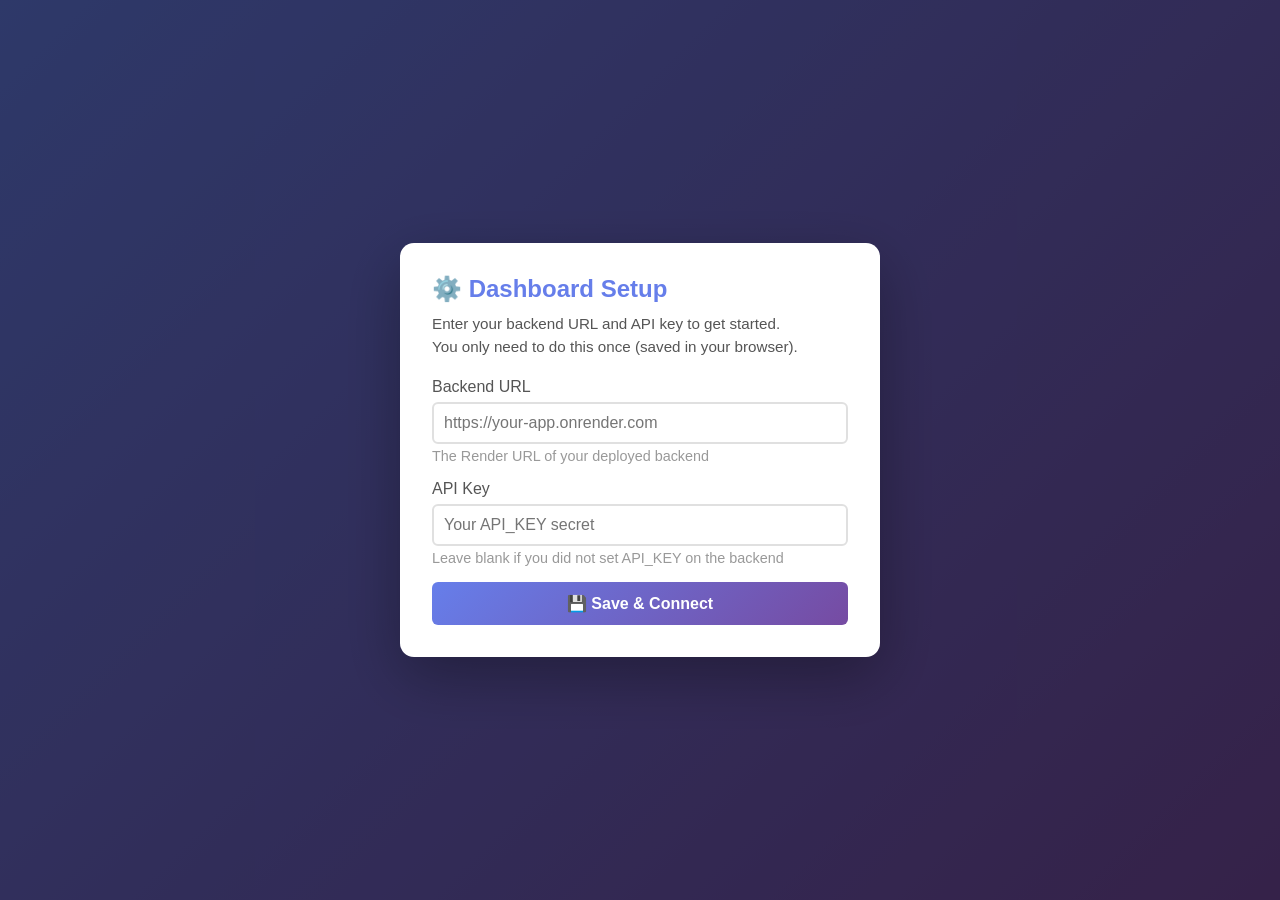
<file: docs/index.html>
<!DOCTYPE html>
<html lang="en">
<head>
    <meta charset="UTF-8">
    <meta name="viewport" content="width=device-width, initial-scale=1.0">
    <title>NSE CSV Dashboard</title>
    <link rel="stylesheet" href="style.css">
</head>
<body>
    <!-- Setup Modal (shown on first visit) -->
    <div id="setupModal" class="modal-overlay" style="display:none;">
        <div class="modal-box">
            <h2>⚙️ Dashboard Setup</h2>
            <p>Enter your backend URL and API key to get started.<br>
               You only need to do this once (saved in your browser).</p>
            <div class="form-group">
                <label for="setupUrl">Backend URL</label>
                <input type="url" id="setupUrl" placeholder="https://your-app.onrender.com" required>
                <small>The Render URL of your deployed backend</small>
            </div>
            <div class="form-group">
                <label for="setupKey">API Key</label>
                <input type="password" id="setupKey" placeholder="Your API_KEY secret">
                <small>Leave blank if you did not set API_KEY on the backend</small>
            </div>
            <button class="btn btn-primary" id="setupSaveBtn">💾 Save &amp; Connect</button>
            <div id="setupError" class="status-message error" style="display:none;"></div>
        </div>
    </div>

    <div class="container" id="mainContent" style="display:none;">
        <header>
            <h1>📊 NSE CSV Telegram Dashboard</h1>
            <p class="subtitle">Set time, download, and send CSV automatically</p>
            <button class="btn-settings-link" id="changeConfigBtn" title="Change backend URL / API key">⚙️ Config</button>
        </header>

        <div class="card">
            <h2>⏰ Schedule Settings</h2>
            <form id="settingsForm">
                <div class="form-group">
                    <label for="runTime">Run Time (IST)</label>
                    <input type="time" id="runTime" required>
                    <small>Format: HH:MM (e.g., 09:30) — saved in IST</small>
                </div>

                <div class="form-group">
                    <label>
                        <input type="checkbox" id="enabledToggle" checked>
                        <span>Enable Daily Schedule</span>
                    </label>
                </div>

                <button type="submit" class="btn btn-primary">💾 Save Settings</button>
            </form>

            <div id="settingsStatus" class="status-message"></div>
            <div id="nextRunInfo" class="info-box">
                <strong>Next Run:</strong> <span id="nextRunTime">Loading...</span>
            </div>
        </div>

        <div class="card">
            <h2>🚀 Manual Trigger</h2>
            <button id="runNowBtn" class="btn btn-success">▶️ Run Now (Download &amp; Send CSV)</button>
            <div id="runNowStatus" class="status-message"></div>
        </div>

        <div class="card">
            <h2>📋 Recent Job Logs</h2>
            <div id="logsContainer" class="logs-table">
                <p class="loading">Loading logs...</p>
            </div>
        </div>

        <footer>
            <p>Auto-refresh every 30 seconds | Backend: <span id="backendStatus" class="status-badge">Checking...</span></p>
        </footer>
    </div>

    <script src="script.js"></script>
</body>
</html>
</file>
<file: docs/style.css>
* {
    margin: 0;
    padding: 0;
    box-sizing: border-box;
}

body {
    font-family: -apple-system, BlinkMacSystemFont, 'Segoe UI', Roboto, Oxygen, Ubuntu, Cantarell, sans-serif;
    background: linear-gradient(135deg, #667eea 0%, #764ba2 100%);
    min-height: 100vh;
    padding: 20px;
    color: #333;
}

/* ── Setup Modal ──────────────────────────────────────────────────────────── */
.modal-overlay {
    position: fixed;
    inset: 0;
    background: rgba(0, 0, 0, 0.55);
    display: flex;
    align-items: center;
    justify-content: center;
    z-index: 1000;
    padding: 20px;
}

.modal-box {
    background: #fff;
    border-radius: 14px;
    padding: 32px;
    max-width: 480px;
    width: 100%;
    box-shadow: 0 20px 60px rgba(0, 0, 0, 0.3);
}

.modal-box h2 {
    margin-bottom: 10px;
    color: #667eea;
}

.modal-box p {
    margin-bottom: 20px;
    color: #555;
    font-size: 0.95em;
    line-height: 1.5;
}

/* ── Layout ──────────────────────────────────────────────────────────────── */
.container {
    max-width: 800px;
    margin: 0 auto;
}

header {
    text-align: center;
    color: white;
    margin-bottom: 40px;
    position: relative;
}

header h1 {
    font-size: 2.5em;
    margin-bottom: 8px;
}

header .subtitle {
    font-size: 1.1em;
    opacity: 0.95;
}

.btn-settings-link {
    position: absolute;
    top: 0;
    right: 0;
    background: rgba(255, 255, 255, 0.2);
    border: 1px solid rgba(255, 255, 255, 0.5);
    color: white;
    border-radius: 6px;
    padding: 6px 12px;
    cursor: pointer;
    font-size: 0.9em;
    transition: background 0.2s;
}

.btn-settings-link:hover {
    background: rgba(255, 255, 255, 0.35);
}

/* ── Card ─────────────────────────────────────────────────────────────────── */
.card {
    background: white;
    border-radius: 12px;
    padding: 24px;
    margin-bottom: 20px;
    box-shadow: 0 10px 30px rgba(0, 0, 0, 0.2);
    animation: slideUp 0.4s ease-out;
}

@keyframes slideUp {
    from {
        opacity: 0;
        transform: translateY(20px);
    }
    to {
        opacity: 1;
        transform: translateY(0);
    }
}

.card h2 {
    margin-bottom: 16px;
    color: #667eea;
    font-size: 1.4em;
}

/* ── Form ─────────────────────────────────────────────────────────────────── */
.form-group {
    margin-bottom: 16px;
}

.form-group label {
    display: block;
    margin-bottom: 6px;
    font-weight: 500;
    color: #555;
}

.form-group input[type="time"],
.form-group input[type="text"],
.form-group input[type="url"],
.form-group input[type="password"] {
    width: 100%;
    padding: 10px;
    border: 2px solid #e0e0e0;
    border-radius: 6px;
    font-size: 1em;
    transition: border-color 0.3s;
}

.form-group input[type="time"]:focus,
.form-group input[type="text"]:focus,
.form-group input[type="url"]:focus,
.form-group input[type="password"]:focus {
    outline: none;
    border-color: #667eea;
}

.form-group small {
    display: block;
    margin-top: 4px;
    color: #999;
    font-size: 0.9em;
}

.form-group label:has(input[type="checkbox"]) {
    display: flex;
    align-items: center;
    gap: 8px;
    cursor: pointer;
}

.form-group input[type="checkbox"] {
    width: 20px;
    height: 20px;
    cursor: pointer;
}

/* ── Buttons ──────────────────────────────────────────────────────────────── */
.btn {
    padding: 12px 24px;
    border: none;
    border-radius: 6px;
    font-size: 1em;
    font-weight: 600;
    cursor: pointer;
    transition: all 0.3s;
    width: 100%;
}

.btn-primary {
    background: linear-gradient(135deg, #667eea 0%, #764ba2 100%);
    color: white;
}

.btn-primary:hover {
    transform: translateY(-2px);
    box-shadow: 0 6px 20px rgba(102, 126, 234, 0.4);
}

.btn-primary:active {
    transform: translateY(0);
}

.btn-success {
    background: linear-gradient(135deg, #11998e 0%, #38ef7d 100%);
    color: white;
}

.btn-success:hover {
    transform: translateY(-2px);
    box-shadow: 0 6px 20px rgba(17, 153, 142, 0.4);
}

.btn-success:active {
    transform: translateY(0);
}

.btn:disabled {
    opacity: 0.6;
    cursor: not-allowed;
    transform: none !important;
}

/* ── Status messages ─────────────────────────────────────────────────────── */
.status-message {
    margin-top: 12px;
    padding: 12px;
    border-radius: 6px;
    font-size: 0.95em;
    display: none;
}

.status-message.show {
    display: block;
}

.status-message.success {
    background: #d4edda;
    color: #155724;
    border: 1px solid #c3e6cb;
}

.status-message.error {
    background: #f8d7da;
    color: #721c24;
    border: 1px solid #f5c6cb;
}

.status-message.info {
    background: #d1ecf1;
    color: #0c5460;
    border: 1px solid #bee5eb;
}

/* ── Info box ────────────────────────────────────────────────────────────── */
.info-box {
    background: #f0f4ff;
    padding: 12px;
    border-radius: 6px;
    margin-top: 12px;
    border-left: 4px solid #667eea;
}

/* ── Logs table ──────────────────────────────────────────────────────────── */
.logs-table {
    overflow-x: auto;
}

.logs-table table {
    width: 100%;
    border-collapse: collapse;
}

.logs-table th {
    background: #f5f5f5;
    padding: 12px;
    text-align: left;
    font-weight: 600;
    border-bottom: 2px solid #e0e0e0;
    font-size: 0.9em;
}

.logs-table td {
    padding: 12px;
    border-bottom: 1px solid #e0e0e0;
}

.logs-table tr:hover {
    background: #fafafa;
}

.logs-table .status-badge {
    padding: 4px 8px;
    border-radius: 4px;
    font-size: 0.85em;
    font-weight: 600;
}

.logs-table .status-success {
    background: #d4edda;
    color: #155724;
}

.logs-table .status-failed {
    background: #f8d7da;
    color: #721c24;
}

/* ── Badge ───────────────────────────────────────────────────────────────── */
.status-badge {
    display: inline-block;
    padding: 4px 12px;
    border-radius: 20px;
    font-size: 0.85em;
    font-weight: 600;
}

.status-badge.online {
    background: #d4edda;
    color: #155724;
}

.status-badge.offline {
    background: #f8d7da;
    color: #721c24;
}

/* ── Misc ────────────────────────────────────────────────────────────────── */
.loading {
    text-align: center;
    color: #999;
    padding: 20px;
}

footer {
    text-align: center;
    color: white;
    margin-top: 40px;
    padding-top: 20px;
    border-top: 1px solid rgba(255, 255, 255, 0.2);
}

/* ── Responsive ──────────────────────────────────────────────────────────── */
@media (max-width: 600px) {
    header h1 {
        font-size: 1.8em;
    }

    .card {
        padding: 16px;
    }

    .btn {
        padding: 10px 16px;
    }

    .btn-settings-link {
        position: static;
        display: block;
        margin-top: 10px;
    }
}
</file>
